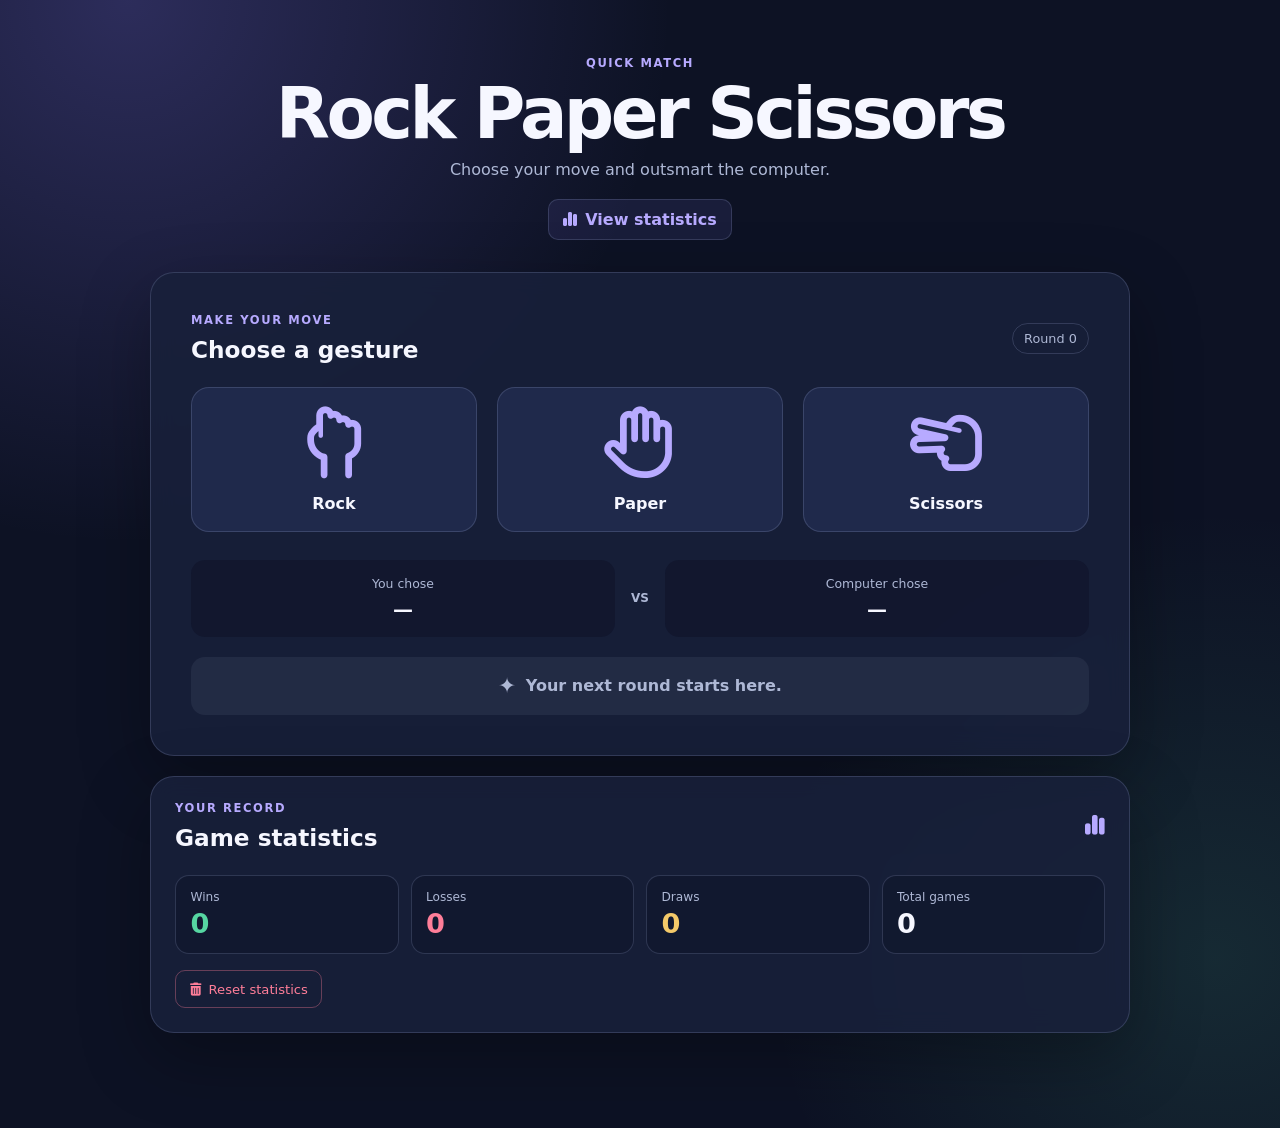
<file: index.html>
<!DOCTYPE html>
<html lang="en">
<head>
    <meta charset="UTF-8">
    <meta name="viewport" content="width=device-width, initial-scale=1.0">
    <meta name="description" content="A polished Rock Paper Scissors game with persistent statistics.">
    <title>Rock Paper Scissors</title>
    <link rel="stylesheet" href="https://cdnjs.cloudflare.com/ajax/libs/font-awesome/6.5.0/css/all.min.css">
    <link rel="stylesheet" href="style.css">
</head>
<body>
    <main class="app-shell">
        <header class="hero">
            <p class="eyebrow">Quick match</p>
            <h1>Rock Paper Scissors</h1>
            <p class="subtitle">Choose your move and outsmart the computer.</p>
            <a class="nav-button" href="statistics.html">
                <i class="fa-solid fa-chart-simple" aria-hidden="true"></i>
                View statistics
            </a>
        </header>

        <section class="game-card" aria-labelledby="game-heading">
            <div class="section-heading">
                <div>
                    <p class="eyebrow">Make your move</p>
                    <h2 id="game-heading">Choose a gesture</h2>
                </div>
                <span class="round-badge" id="round-count">Round 0</span>
            </div>

            <div class="choices" role="group" aria-label="Choose your move">
                <button class="choice-button" data-choice="rock" type="button" aria-label="Choose rock">
                    <i class="fa-regular fa-hand-back-fist" aria-hidden="true"></i>
                    <span>Rock</span>
                </button>
                <button class="choice-button" data-choice="paper" type="button" aria-label="Choose paper">
                    <i class="fa-regular fa-hand" aria-hidden="true"></i>
                    <span>Paper</span>
                </button>
                <button class="choice-button" data-choice="scissors" type="button" aria-label="Choose scissors">
                    <i class="fa-regular fa-hand-scissors" aria-hidden="true"></i>
                    <span>Scissors</span>
                </button>
            </div>

            <div class="battle-area" aria-live="polite">
                <div class="player-choice">
                    <span class="choice-label">You chose</span>
                    <strong id="player-choice">—</strong>
                </div>
                <div class="versus" aria-hidden="true">VS</div>
                <div class="player-choice">
                    <span class="choice-label">Computer chose</span>
                    <strong id="computer-choice">—</strong>
                </div>
            </div>

            <div class="result-panel is-idle" id="result-panel">
                <span class="result-icon" aria-hidden="true">✦</span>
                <p id="result-message">Your next round starts here.</p>
            </div>

            <button class="secondary-button replay-button" id="replay-button" type="button" hidden>
                <i class="fa-solid fa-rotate-right" aria-hidden="true"></i>
                Play another round
            </button>
        </section>

        <section class="stats-card" aria-labelledby="stats-heading">
            <div class="section-heading">
                <div>
                    <p class="eyebrow">Your record</p>
                    <h2 id="stats-heading">Game statistics</h2>
                </div>
                <i class="fa-solid fa-chart-simple stats-icon" aria-hidden="true"></i>
            </div>
            <div class="stats-grid">
                <div class="stat-item stat-wins">
                    <span>Wins</span>
                    <strong id="wins">0</strong>
                </div>
                <div class="stat-item stat-losses">
                    <span>Losses</span>
                    <strong id="losses">0</strong>
                </div>
                <div class="stat-item stat-draws">
                    <span>Draws</span>
                    <strong id="draws">0</strong>
                </div>
                <div class="stat-item stat-total">
                    <span>Total games</span>
                    <strong id="total-games">0</strong>
                </div>
            </div>
            <button class="reset-button" id="reset-button" type="button">
                <i class="fa-solid fa-trash-can" aria-hidden="true"></i>
                Reset statistics
            </button>
        </section>

        <p class="status-message" id="status-message" role="status"></p>
    </main>
    <script src="storage.js"></script>
    <script src="logic.js"></script>
</body>
</html>
</file>
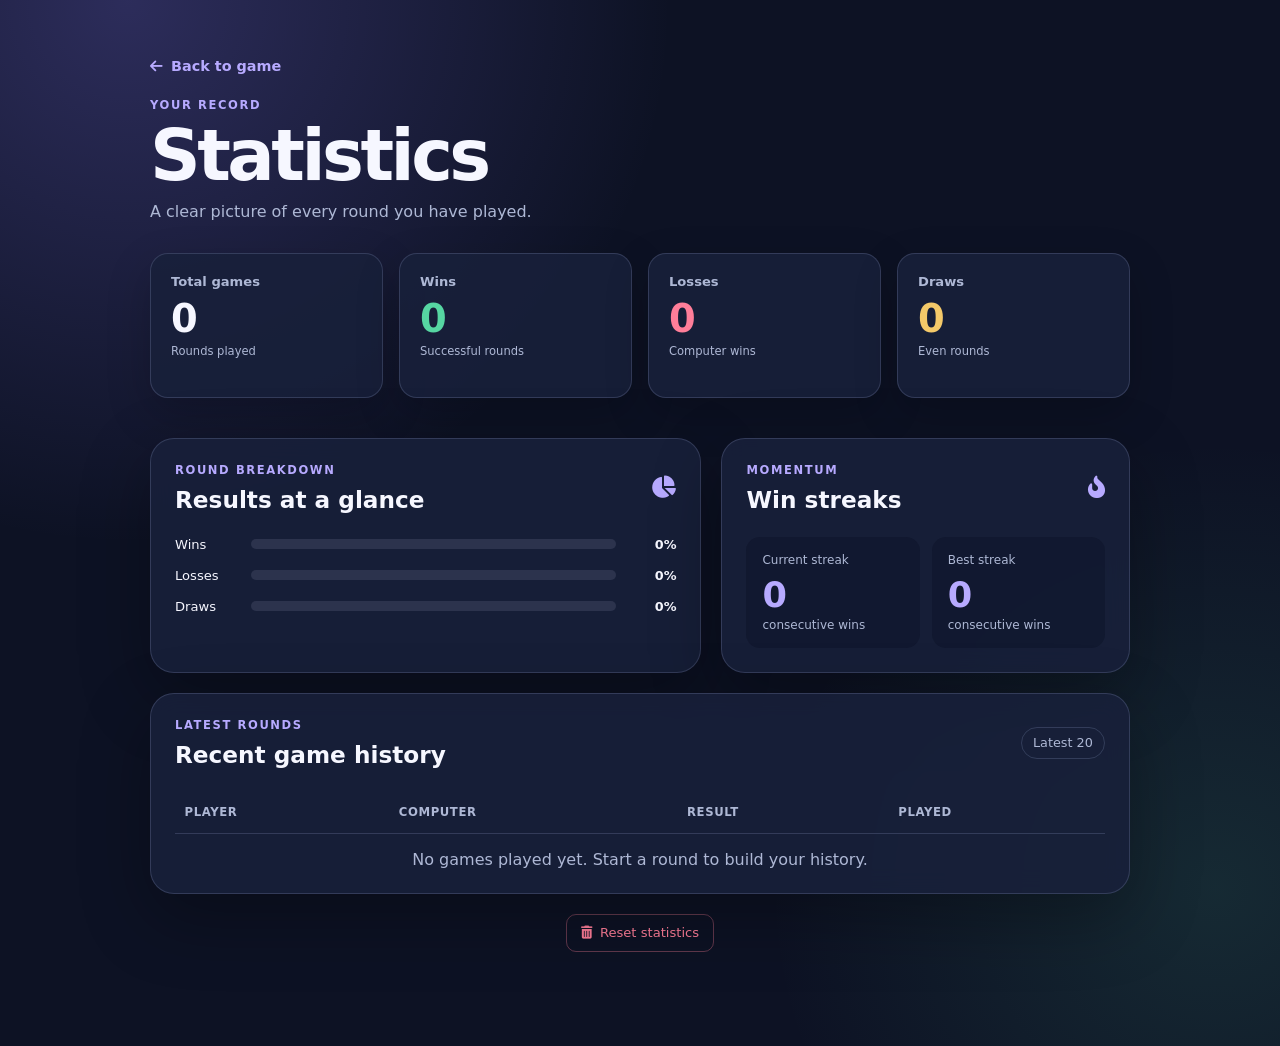
<file: statistics.html>
<!DOCTYPE html>
<html lang="en">
<head>
    <meta charset="UTF-8">
    <meta name="viewport" content="width=device-width, initial-scale=1.0">
    <meta name="description" content="Rock Paper Scissors game statistics and recent results.">
    <title>Statistics | Rock Paper Scissors</title>
    <link rel="stylesheet" href="https://cdnjs.cloudflare.com/ajax/libs/font-awesome/6.5.0/css/all.min.css">
    <link rel="stylesheet" href="style.css">
</head>
<body>
    <main class="app-shell statistics-shell">
        <header class="hero statistics-hero">
            <a class="back-link" href="index.html">
                <i class="fa-solid fa-arrow-left" aria-hidden="true"></i>
                Back to game
            </a>
            <p class="eyebrow">Your record</p>
            <h1>Statistics</h1>
            <p class="subtitle">A clear picture of every round you have played.</p>
        </header>

        <section class="stat-summary-grid" aria-label="Game totals">
            <article class="summary-card summary-total">
                <span class="summary-label">Total games</span>
                <strong id="total-games">0</strong>
                <span class="summary-detail">Rounds played</span>
            </article>
            <article class="summary-card summary-wins">
                <span class="summary-label">Wins</span>
                <strong id="wins">0</strong>
                <span class="summary-detail">Successful rounds</span>
            </article>
            <article class="summary-card summary-losses">
                <span class="summary-label">Losses</span>
                <strong id="losses">0</strong>
                <span class="summary-detail">Computer wins</span>
            </article>
            <article class="summary-card summary-draws">
                <span class="summary-label">Draws</span>
                <strong id="draws">0</strong>
                <span class="summary-detail">Even rounds</span>
            </article>
        </section>

        <section class="insights-grid" aria-label="Performance insights">
            <article class="stats-card breakdown-card">
                <div class="section-heading">
                    <div>
                        <p class="eyebrow">Round breakdown</p>
                        <h2>Results at a glance</h2>
                    </div>
                    <i class="fa-solid fa-chart-pie stats-icon" aria-hidden="true"></i>
                </div>
                <div class="bar-chart" role="img" aria-label="Win, loss, and draw percentages">
                    <div class="bar-row">
                        <span>Wins</span><div class="bar-track"><span class="bar-fill bar-win" id="win-bar"></span></div><strong id="win-percentage">0%</strong>
                    </div>
                    <div class="bar-row">
                        <span>Losses</span><div class="bar-track"><span class="bar-fill bar-loss" id="loss-bar"></span></div><strong id="loss-percentage">0%</strong>
                    </div>
                    <div class="bar-row">
                        <span>Draws</span><div class="bar-track"><span class="bar-fill bar-draw" id="draw-bar"></span></div><strong id="draw-percentage">0%</strong>
                    </div>
                </div>
            </article>
            <article class="stats-card streak-card">
                <div class="section-heading">
                    <div>
                        <p class="eyebrow">Momentum</p>
                        <h2>Win streaks</h2>
                    </div>
                    <i class="fa-solid fa-fire-flame-curved stats-icon" aria-hidden="true"></i>
                </div>
                <div class="streak-values">
                    <div><span>Current streak</span><strong id="current-streak">0</strong><small>consecutive wins</small></div>
                    <div><span>Best streak</span><strong id="best-streak">0</strong><small>consecutive wins</small></div>
                </div>
            </article>
        </section>

        <section class="stats-card history-card" aria-labelledby="history-heading">
            <div class="section-heading">
                <div>
                    <p class="eyebrow">Latest rounds</p>
                    <h2 id="history-heading">Recent game history</h2>
                </div>
                <span class="round-badge">Latest 20</span>
            </div>
            <div class="history-table-wrap">
                <table class="history-table">
                    <thead>
                        <tr><th scope="col">Player</th><th scope="col">Computer</th><th scope="col">Result</th><th scope="col">Played</th></tr>
                    </thead>
                    <tbody id="history-body"></tbody>
                </table>
                <p class="empty-history" id="empty-history">No games played yet. Start a round to build your history.</p>
            </div>
        </section>

        <button class="reset-button statistics-reset" id="reset-button" type="button">
            <i class="fa-solid fa-trash-can" aria-hidden="true"></i>
            Reset statistics
        </button>
        <p class="status-message" id="status-message" role="status"></p>
    </main>
    <script src="storage.js"></script>
    <script src="statistics.js"></script>
</body>
</html>
</file>
<file: style.css>
:root {
   color-scheme: dark;
   --bg: #0d1224;
   --surface: rgba(24, 32, 59, 0.88);
   --surface-soft: rgba(37, 48, 84, 0.72);
   --border: rgba(167, 180, 225, 0.2);
   --text: #f6f7ff;
   --muted: #aeb8d5;
   --accent: #8b7cff;
   --accent-bright: #b7aaff;
   --win: #56d6a2;
   --loss: #ff7e99;
   --draw: #f4c969;
   font-family: Inter, ui-sans-serif, system-ui, -apple-system, BlinkMacSystemFont, "Segoe UI", sans-serif;
}

* { box-sizing: border-box; }

body {
   margin: 0;
   min-width: 320px;
   min-height: 100vh;
   color: var(--text);
   background:
       radial-gradient(circle at 10% 0%, rgba(139, 124, 255, 0.25), transparent 34rem),
       radial-gradient(circle at 95% 85%, rgba(86, 214, 162, 0.12), transparent 28rem),
       var(--bg);
}

button { font: inherit; }

.app-shell {
   width: min(100% - 2rem, 980px);
   margin: 0 auto;
   padding: 3.5rem 0;
}

.hero { text-align: center; margin-bottom: 2rem; }
.nav-button, .back-link {
   display: inline-flex; align-items: center; gap: .5rem; color: var(--accent-bright); text-decoration: none;
   font-weight: 700;
}
.nav-button { margin-top: 1.25rem; padding: .65rem .9rem; border: 1px solid var(--border); border-radius: 10px; background: rgba(139, 124, 255, .1); }
.nav-button:hover, .back-link:hover { color: var(--text); }
.nav-button:focus-visible, .back-link:focus-visible { outline: 3px solid var(--accent-bright); outline-offset: 3px; border-radius: 5px; }
.back-link { margin-bottom: 1.5rem; font-size: .9rem; }
.eyebrow {
   margin: 0 0 .55rem;
   color: var(--accent-bright);
   font-size: .72rem;
   font-weight: 800;
   letter-spacing: .14em;
   text-transform: uppercase;
}
h1, h2, p { margin-top: 0; }
h1 { margin-bottom: .65rem; font-size: clamp(2.15rem, 7vw, 4.4rem); letter-spacing: -.05em; line-height: 1; }
h2 { margin: 0; font-size: clamp(1.15rem, 3vw, 1.45rem); }
.subtitle { margin: 0; color: var(--muted); }

.game-card, .stats-card {
   border: 1px solid var(--border);
   border-radius: 24px;
   background: var(--surface);
   box-shadow: 0 24px 70px rgba(0, 0, 0, .3);
   backdrop-filter: blur(12px);
}
.game-card { padding: clamp(1.25rem, 4vw, 2.5rem); }
.stats-card { margin-top: 1.25rem; padding: 1.5rem; }
.section-heading { display: flex; align-items: center; justify-content: space-between; gap: 1rem; margin-bottom: 1.5rem; }
.round-badge { padding: .45rem .7rem; border: 1px solid var(--border); border-radius: 999px; color: var(--muted); font-size: .8rem; white-space: nowrap; }

.choices { display: grid; grid-template-columns: repeat(3, minmax(0, 1fr)); gap: clamp(.7rem, 2vw, 1.25rem); }
.choice-button {
   display: grid; place-items: center; gap: .7rem; min-width: 0; min-height: 145px; padding: 1rem;
   border: 1px solid var(--border); border-radius: 18px; color: var(--text);
   background: var(--surface-soft); cursor: pointer; transition: transform .2s ease, border-color .2s ease, background .2s ease;
}
.choice-button i { color: var(--accent-bright); font-size: clamp(2.8rem, 8vw, 4.5rem); }
.choice-button span { font-weight: 700; }
.choice-button:hover { transform: translateY(-4px); border-color: var(--accent); background: rgba(139, 124, 255, .2); }
.choice-button:active { transform: translateY(-1px) scale(.98); }
.choice-button:focus-visible, .secondary-button:focus-visible, .reset-button:focus-visible { outline: 3px solid var(--accent-bright); outline-offset: 3px; }

.battle-area { display: grid; grid-template-columns: 1fr auto 1fr; align-items: center; gap: 1rem; margin: 1.75rem 0 1.25rem; text-align: center; }
.player-choice { display: grid; gap: .35rem; padding: 1rem; border-radius: 14px; background: rgba(9, 14, 32, .35); }
.choice-label { color: var(--muted); font-size: .78rem; }
.player-choice strong { font-size: 1.25rem; text-transform: capitalize; }
.versus { color: var(--muted); font-size: .75rem; font-weight: 800; }

.result-panel { display: flex; align-items: center; justify-content: center; gap: .6rem; min-height: 58px; padding: .9rem 1rem; border-radius: 14px; text-align: center; animation: reveal .35s ease; }
.result-panel p { margin: 0; font-weight: 800; }
.result-icon { font-size: 1.35rem; }
.result-panel.is-idle { color: var(--muted); background: rgba(174, 184, 213, .08); }
.result-panel.is-win { color: var(--win); background: rgba(86, 214, 162, .12); }
.result-panel.is-loss { color: var(--loss); background: rgba(255, 126, 153, .12); }
.result-panel.is-draw { color: var(--draw); background: rgba(244, 201, 105, .12); }

.secondary-button, .reset-button {
   display: inline-flex; align-items: center; justify-content: center; gap: .5rem; border-radius: 10px; cursor: pointer;
}
.replay-button[hidden] { display: none; }
.replay-button { display: flex; margin: 1rem auto 0; padding: .75rem 1rem; border: 1px solid var(--border); color: var(--text); background: transparent; }
.replay-button:hover { border-color: var(--accent); color: var(--accent-bright); }
.stats-icon { color: var(--accent-bright); font-size: 1.4rem; }
.stats-grid { display: grid; grid-template-columns: repeat(4, 1fr); gap: .75rem; }
.stat-item { padding: .9rem; border: 1px solid var(--border); border-radius: 14px; background: rgba(9, 14, 32, .32); }
.stat-item span { display: block; color: var(--muted); font-size: .76rem; }
.stat-item strong { display: block; margin-top: .25rem; font-size: 1.7rem; }
.stat-wins strong { color: var(--win); }
.stat-losses strong { color: var(--loss); }
.stat-draws strong { color: var(--draw); }
.reset-button { margin-top: 1rem; padding: .65rem .85rem; border: 1px solid rgba(255, 126, 153, .35); color: var(--loss); background: transparent; font-size: .82rem; }
.reset-button:hover { background: rgba(255, 126, 153, .12); }
.status-message { min-height: 1.4rem; margin: 1rem 0 0; color: var(--muted); text-align: center; font-size: .82rem; }
.statistics-shell { max-width: 1080px; }
.statistics-hero { text-align: left; }
.statistics-hero .subtitle { max-width: 36rem; }
.stat-summary-grid { display: grid; grid-template-columns: repeat(4, 1fr); gap: 1rem; }
.summary-card { min-height: 145px; padding: 1.25rem; border: 1px solid var(--border); border-radius: 18px; background: var(--surface); box-shadow: 0 16px 45px rgba(0, 0, 0, .2); }
.summary-label, .summary-detail { display: block; color: var(--muted); }
.summary-label { font-size: .82rem; font-weight: 700; }
.summary-card strong { display: block; margin: .45rem 0 .2rem; font-size: 2.4rem; letter-spacing: -.05em; }
.summary-detail { font-size: .72rem; }
.summary-wins strong { color: var(--win); }
.summary-losses strong { color: var(--loss); }
.summary-draws strong { color: var(--draw); }
.insights-grid { display: grid; grid-template-columns: 1.35fr 1fr; gap: 1.25rem; margin-top: 1.25rem; }
.breakdown-card, .streak-card, .history-card { padding: 1.5rem; }
.bar-chart { display: grid; gap: 1rem; }
.bar-row { display: grid; grid-template-columns: 4rem 1fr 3rem; align-items: center; gap: .75rem; font-size: .82rem; }
.bar-row > strong { text-align: right; font-size: .8rem; }
.bar-track { height: .6rem; overflow: hidden; border-radius: 999px; background: rgba(174, 184, 213, .14); }
.bar-fill { display: block; height: 100%; min-width: 0; border-radius: inherit; transition: width .4s ease; }
.bar-win { background: var(--win); }
.bar-loss { background: var(--loss); }
.bar-draw { background: var(--draw); }
.streak-values { display: grid; grid-template-columns: 1fr 1fr; gap: .75rem; }
.streak-values > div { padding: 1rem; border-radius: 14px; background: rgba(9, 14, 32, .32); }
.streak-values span, .streak-values small { display: block; color: var(--muted); font-size: .75rem; }
.streak-values strong { display: block; margin: .45rem 0 .2rem; color: var(--accent-bright); font-size: 2.2rem; }
.history-card { margin-top: 1.25rem; }
.history-table-wrap { overflow-x: auto; }
.history-table { width: 100%; border-collapse: collapse; text-align: left; }
.history-table th, .history-table td { padding: .85rem .6rem; border-bottom: 1px solid var(--border); }
.history-table th { color: var(--muted); font-size: .73rem; letter-spacing: .05em; text-transform: uppercase; }
.history-table td { font-size: .88rem; }
.history-table td:last-child { color: var(--muted); font-size: .78rem; }
.result-tag { display: inline-flex; min-width: 4.2rem; justify-content: center; padding: .3rem .55rem; border-radius: 999px; font-size: .72rem; font-weight: 800; }
.result-win { color: var(--win); background: rgba(86, 214, 162, .12); }
.result-loss { color: var(--loss); background: rgba(255, 126, 153, .12); }
.result-draw { color: var(--draw); background: rgba(244, 201, 105, .12); }
.empty-history { margin: 1rem 0 0; color: var(--muted); text-align: center; }
.statistics-reset { display: flex; margin: 1.25rem auto 0; }

@keyframes reveal { from { opacity: .45; transform: scale(.98); } to { opacity: 1; transform: scale(1); } }

@media (max-width: 600px) {
   .app-shell { width: min(100% - 1rem, 500px); padding: 2rem 0; }
   .choices { gap: .5rem; }
   .choice-button { min-height: 115px; padding: .65rem .35rem; }
   .choice-button i { font-size: 2.7rem; }
   .battle-area { gap: .5rem; }
   .player-choice { padding: .75rem .45rem; }
   .stats-grid { grid-template-columns: repeat(2, 1fr); }
   .stat-summary-grid, .insights-grid { grid-template-columns: 1fr 1fr; }
   .insights-grid { gap: .75rem; }
   .breakdown-card, .streak-card, .history-card { padding: 1.1rem; }
   .breakdown-card, .history-card { grid-column: 1 / -1; }
   .streak-card { grid-column: 1 / -1; }
   .summary-card { min-height: 125px; padding: 1rem; }
   .summary-card strong { font-size: 2rem; }
   .history-table { min-width: 560px; }
}

@media (prefers-reduced-motion: reduce) {
   *, *::before, *::after { scroll-behavior: auto !important; animation-duration: .01ms !important; transition-duration: .01ms !important; }
}
</file>
